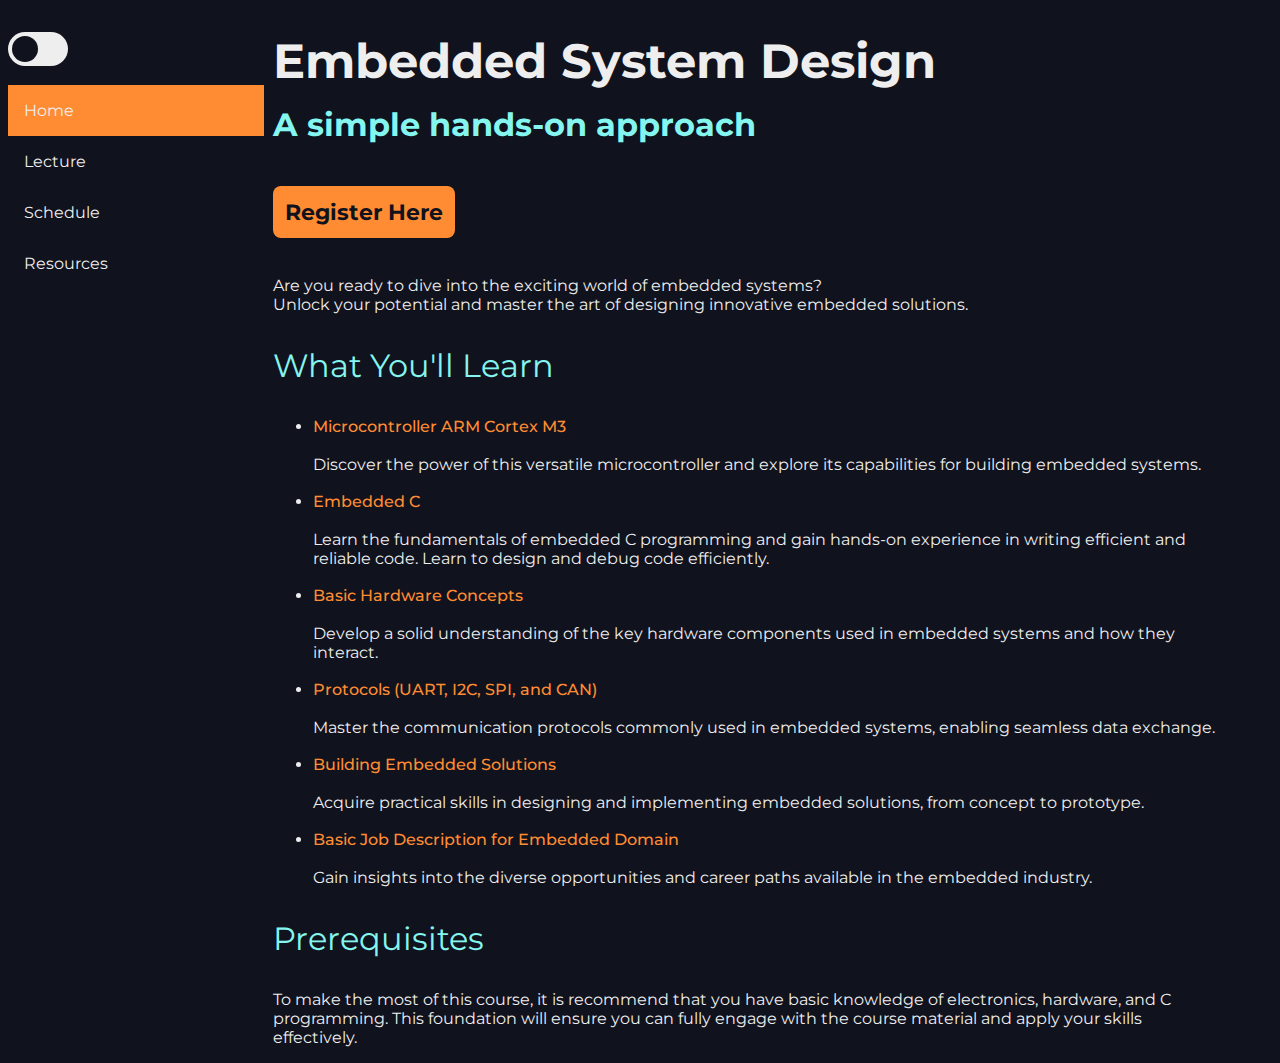
<file: index.html>
<!DOCTYPE html>
<html lang="en" dir="ltr">
  <head>
    <meta charset="UTF-8">
    <meta http-equiv="X-UA-Compatible" content="IE=edge">
    <meta name="viewport" content="width=device-width, initial-scale=1.0, shrink-to-fit=no">
    <link rel="preconnect" href="https://fonts.googleapis.com">
    <link rel="preconnect" href="https://fonts.gstatic.com" crossorigin>
    <link href="https://fonts.googleapis.com/css2?family=Montserrat:ital,wght@0,100;0,400;0,500;0,800;1,400&display=swap" rel="stylesheet">
    <link rel="stylesheet" href="style.css">
    <title>Embedded Systems Summer'23</title>
  </head>
  <body>
    <div>
        <div class="sidebar">
          <div class="theme-switch-wrapper">
            <label class="theme-switch" for="checkbox">
            <input type="checkbox" id="checkbox" />
            <div class="slider round"></div>
          </label>
          </div>
          <br>
          <a class="active" href="index.html">Home</a>
          <a href="lecture.html">Lecture</a>
          <a href="schedule.html">Schedule</a>
          <a href="resources.html">Resources</a>
          <!--<a href="">Reading</a>
          <a href="">Lab</a>
          <a href="">Extra Assignment</a>
          <a href="">Technical Docs</a>-->
        </div>
        <div class="main-container">
            <h1 class="head1">Embedded System Design <br> <span class="subtitle">A simple hands-on approach</span> </h1>
            <br>
            <a href="https://docs.google.com/forms/d/1UbfkZLsE2Xm5EU9yF-FnypRJPpiIMcJHF3XQ7YF344s/edit" class="button">Register Here</a>
            <div class="container">
              <p class="content">Are you ready to dive into the exciting world of embedded systems? <br> Unlock your potential and master the art of designing innovative embedded solutions.</p>
              <p class="subtitle">What You'll Learn</p> 
              <ul>
                <li class="content"><span style="color: var(--emphasis); font-weight: 500;">Microcontroller ARM Cortex M3</span><br><br> Discover the power of this versatile microcontroller and explore its capabilities for building embedded systems.</li>
                <br>
                <li class="content"><span style="color: var(--emphasis); font-weight: 500;">Embedded C</span><br><br>Learn the fundamentals of embedded C programming and gain hands-on experience in writing efficient and reliable code. Learn to design and debug code efficiently.</li>
                <br>
                <li class="content"><span style="color: var(--emphasis); font-weight: 500;">Basic Hardware Concepts</span><br><br>Develop a solid understanding of the key hardware components used in embedded systems and how they interact.</li>
                <br>
                <li class="content"><span style="color: var(--emphasis); font-weight: 500;">Protocols (UART, I2C, SPI, and CAN)</span><br><br>Master the communication protocols commonly used in embedded systems, enabling seamless data exchange.</li>
                <br>
                <li class="content"><span style="color: var(--emphasis); font-weight: 500;">Building Embedded Solutions</span><br><br>Acquire practical skills in designing and implementing embedded solutions, from concept to prototype.</li>
                <br>
                <li class="content"><span style="color: var(--emphasis); font-weight: 500;">Basic Job Description for Embedded Domain</span><br><br>Gain insights into the diverse opportunities and career paths available in the embedded industry.</li>
              </ul>
              <p class="subtitle">Prerequisites</p>
              <p class="content">To make the most of this course, it is recommend that you have basic knowledge of electronics, hardware, and C programming. This foundation will ensure you can fully engage with the course material and apply your skills effectively.</p>
             </div>
    </div>
    <script src="script.js"></script>
    <script src = "https://ajax.googleapis.com/ajax/libs/jquery/1.12.0/jquery.min.js"></script>    
  </body>
</html>
</file>
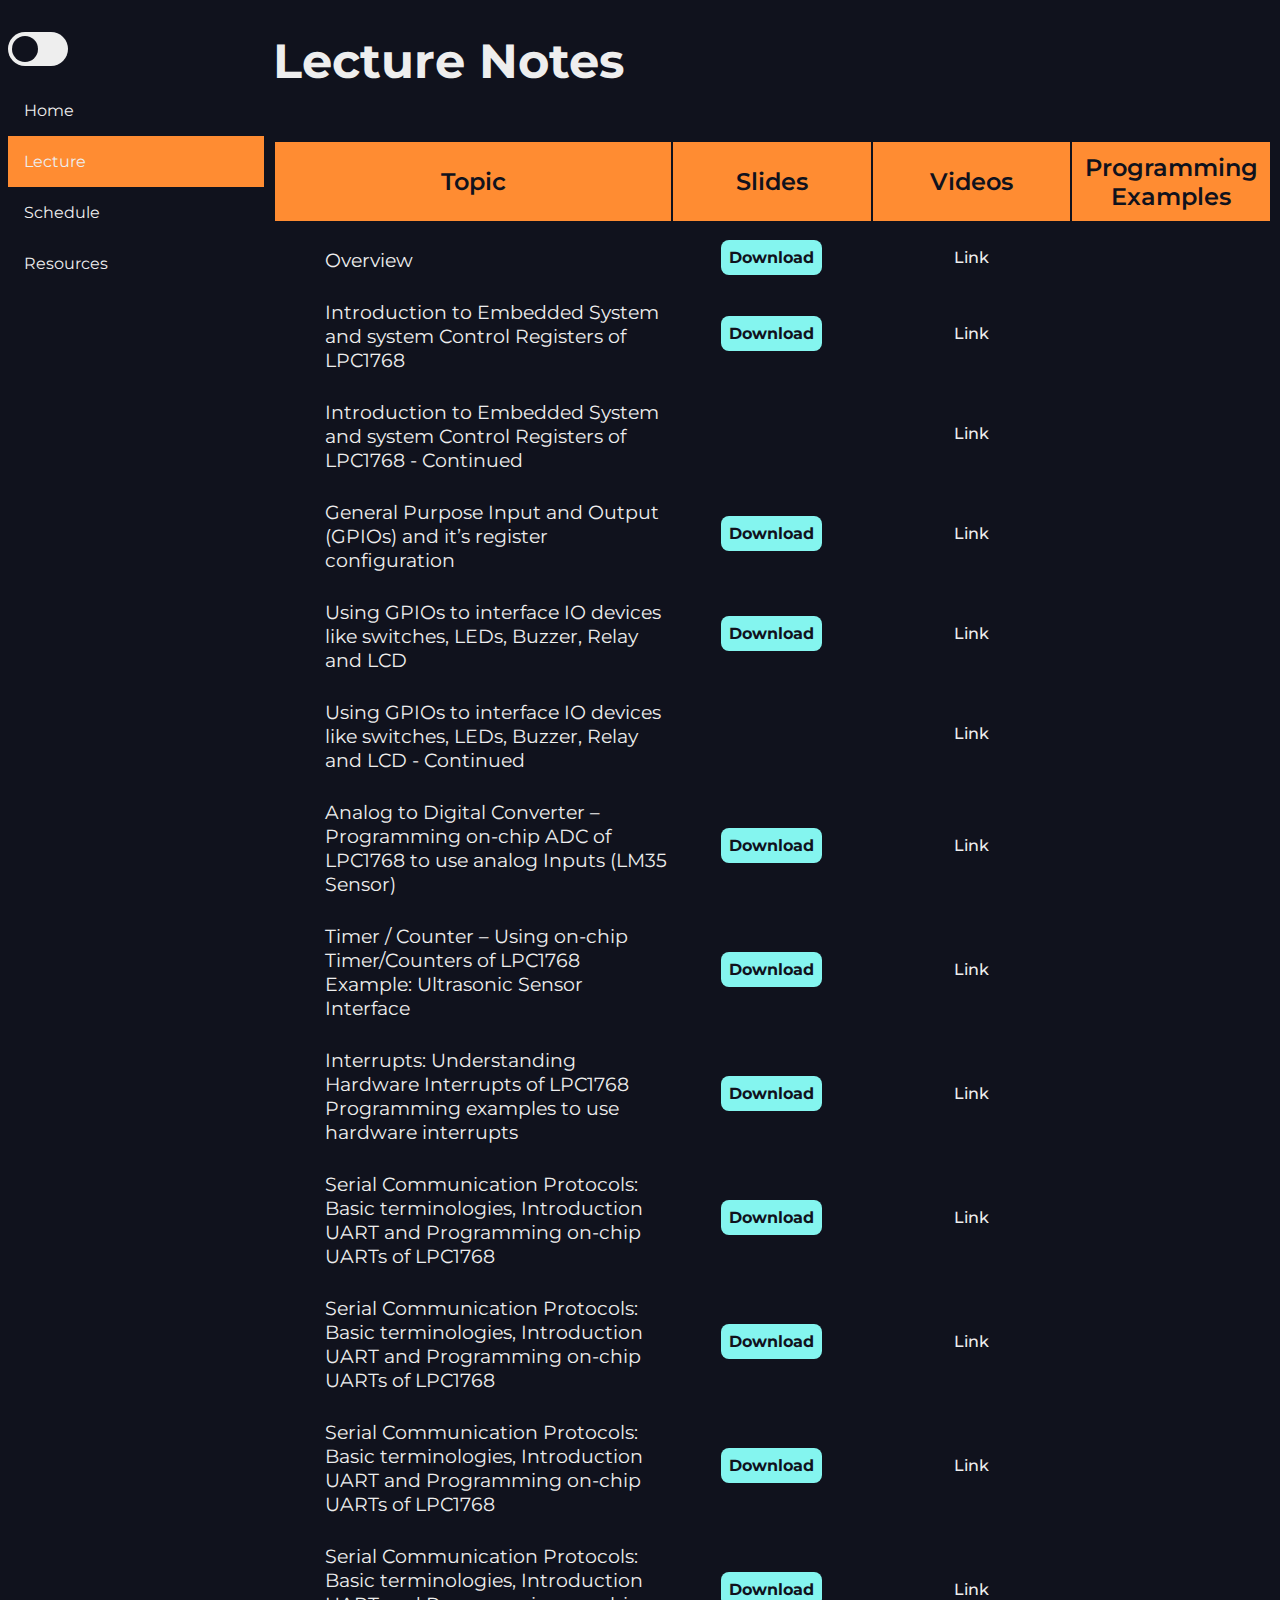
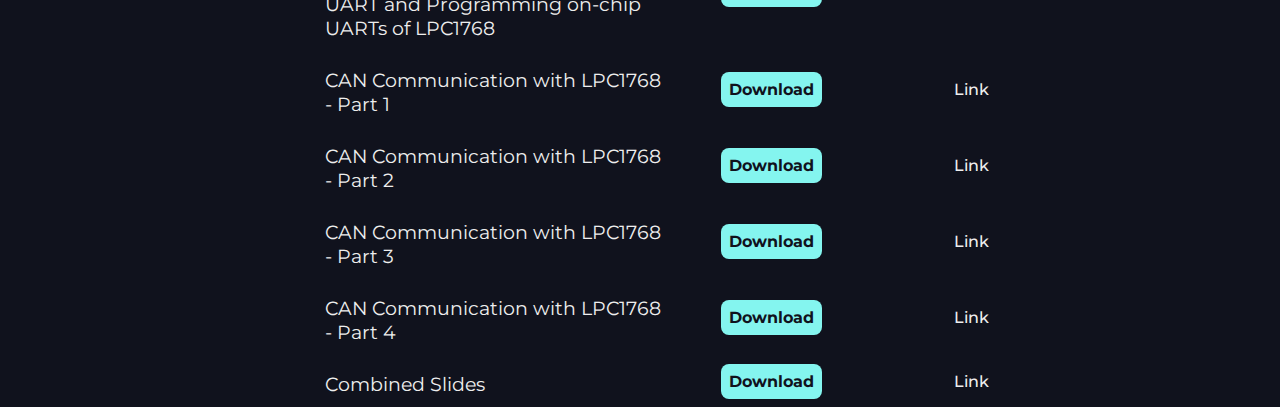
<file: lecture.html>
<!DOCTYPE html>
<html lang="en" dir="ltr">
  <head>
    <meta charset="UTF-8">
    <meta http-equiv="X-UA-Compatible" content="IE=edge">
    <meta name="viewport" content="width=device-width, initial-scale=1.0, shrink-to-fit=no">
    <link rel="preconnect" href="https://fonts.googleapis.com">
    <link rel="preconnect" href="https://fonts.gstatic.com" crossorigin>
    <link href="https://fonts.googleapis.com/css2?family=Montserrat:ital,wght@0,100;0,400;0,500;0,800;1,400&display=swap" rel="stylesheet">
    <link rel="stylesheet" href="style.css">
    <title>Embedded Systems Summer'23</title>
  </head>
  <body>
    <div>
        <div class="sidebar">
          <div class="theme-switch-wrapper">
            <label class="theme-switch" for="checkbox">
            <input type="checkbox" id="checkbox" />
            <div class="slider round"></div>
          </label>
          </div>
          <br>
          <a href="index.html">Home</a>
          <a class="active" href="lecture.html">Lecture</a>
          <a href="schedule.html">Schedule</a>
          <a href="resources.html">Resources</a>
          <!--<a href="">Reading</a>
          <a href="">Lab</a>
          <a href="">Extra Assignment</a>
          <a href="">Technical Docs</a>-->
        </div>
        <div class="main-container">
            <h1 class="head1">Lecture Notes <br> <span class="subtitle"></span> </h1>
            <br>
            <table class="table-content">
              <thead>
                <tr>
                  <th width="40%" scope="col">Topic</th>
                  <th width="20%" scope="col">Slides</th>
                  <th width="20%" scope="col">Videos</th>
                  <th width="20%" scope="col">Programming Examples</th>
                </tr>
              </thead>
              <tbody>
                <tr>
                  <td class="medium-content"><br>Overview</td>
                  <td><br><a href="CourseMaterials/Embedded_Training_Workshops.pptx" class="button2">Download</a></td>
                  <td><br><a href="https://drive.google.com/file/d/12OFfrGke0vhPTQ7K41nk_IwbfUnHL224/view?usp=drive_link" class="button3">Link</a></td>
                </tr>
                <tr>
                  <td class="medium-content"><br>Introduction to Embedded System and system Control Registers of LPC1768</td>
                  <td><br><a href="CourseMaterials/Lecture_1.pptx" class="button2">Download</a></td>
                  <td><br><a href="https://drive.google.com/file/d/1hYmZD15SL7xwncKZP_ioTeavS9gLZ9Re/view?usp=drive_link" class="button3">Link</a></td>
                </tr>
                <tr>
                  <td class="medium-content"><br>Introduction to Embedded System and system Control Registers of LPC1768 - Continued</td>
                  <td><br></td>
                  <td><br><a href="https://drive.google.com/file/d/15L44zrnIH-Dyv6vRXwE7lu-1V2dK_Dsz/view?usp=drive_link" class="button3">Link</a></td>
                </tr>
                <tr>
                  <td class="medium-content"><br>General Purpose Input and Output (GPIOs) and it’s register configuration</td>
                  <td><br><a href="CourseMaterials/Lecture_2.pptx" class="button2">Download</a></td>
                  <td><br><a href="https://drive.google.com/file/d/176wRPL6Uu3BTYUAzd7hjvEDZjomfbqm2/view?usp=drive_link" class="button3">Link</a></td>
                </tr>
                <tr>
                  <td class="medium-content"><br>Using GPIOs to interface IO devices like switches, LEDs, Buzzer, Relay and LCD</td>
                  <td><br><a href="CourseMaterials/Lecture_3.pptx" class="button2">Download</a></td>
                  <td><br><a href="https://drive.google.com/file/d/1Hx_QjVZXs7JLUdrYWDsjkZR7ZQJfbMCw/view?usp=drive_link" class="button3">Link</a></td>
                </tr>
                <tr>
                  <td class="medium-content"><br>Using GPIOs to interface IO devices like switches, LEDs, Buzzer, Relay and LCD - Continued</td>
                  <td><br></td>
                  <td><br><a href="https://drive.google.com/file/d/1HrI3eiQ6OwDswJtz8FugPbV-up2e2xFE/view?usp=drive_link" class="button3">Link</a></td>
                </tr>
                <tr>
                  <td class="medium-content"><br>Analog to Digital Converter – Programming on-chip ADC of LPC1768 to use analog Inputs (LM35 Sensor)</td>
                  <td><br><a href="CourseMaterials/Lecture_4.pptx" class="button2">Download</a></td>
                  <td><br><a href="https://drive.google.com/file/d/1HrI3eiQ6OwDswJtz8FugPbV-up2e2xFE/view?usp=drive_link" class="button3">Link</a></td>
                </tr>
                <tr>
                  <td class="medium-content"><br>Timer / Counter – Using on-chip Timer/Counters of LPC1768 
                    Example: Ultrasonic Sensor Interface 
                    </td>
                  <td><br><a href="CourseMaterials/Lecture_5.pptx" class="button2">Download</a></td>
                  <td><br><a href="" class="button3">Link</a></td>
                </tr>
                <tr>
                  <td class="medium-content"><br>Interrupts:  Understanding Hardware Interrupts of LPC1768
                    Programming examples to use hardware interrupts
                    </td>
                  <td><br><a href="CourseMaterials/Lecture_6.pptx" class="button2">Download</a></td>
                  <td><br><a href="..." class="button3">Link</a></td>
                </tr>
                <tr>
                  <td class="medium-content"><br>Serial Communication Protocols: Basic terminologies, Introduction UART and Programming on-chip UARTs of LPC1768</td>
                  <td><br><a href="CourseMaterials/Lecture_7.pptx" class="button2">Download</a></td>
                  <td><br><a href="https://drive.google.com/file/d/1ay42RayuwhcDe_aaUT_qfYhJ6w6kFDta/view?usp=drive_link" class="button3">Link</a></td>
                </tr>
                <tr>
                  <td class="medium-content"><br>Serial Communication Protocols: Basic terminologies, Introduction UART and Programming on-chip UARTs of LPC1768</td>
                  <td><br><a href="CourseMaterials/Lecture_8.pptx" class="button2">Download</a></td>
                  <td><br><a href="https://drive.google.com/file/d/1G3r4xxGbh8RqrdzKXmDinQD4ZlS8Gdp2/view?usp=drive_link" class="button3">Link</a></td>
                </tr>
                <tr>
                  <td class="medium-content"><br>Serial Communication Protocols: Basic terminologies, Introduction UART and Programming on-chip UARTs of LPC1768</td>
                  <td><br><a href="CourseMaterials/Lecture_9.pptx" class="button2">Download</a></td>
                  <td><br><a href="https://drive.google.com/file/d/1ec_Ipfo3SWD3d2z6VW9n9lUKpDdBkBwI/view?usp=drive_link" class="button3">Link</a></td>
                </tr>
                <tr>
                  <td class="medium-content"><br>Serial Communication Protocols: Basic terminologies, Introduction UART and Programming on-chip UARTs of LPC1768</td>
                  <td><br><a href="CourseMaterials/Lecture_9.pptx" class="button2">Download</a></td>
                  <td><br><a href="https://drive.google.com/file/d/1Dsl6aFVlwmpoF33g3SU7dBLk1th4ztsh/view?usp=drive_link" class="button3">Link</a></td>
                </tr>
                <tr>
                  <td class="medium-content"><br>CAN Communication with LPC1768 - Part 1</td>
                  <td><br><a href="CourseMaterials/Lecture_9.pptx" class="button2">Download</a></td>
                  <td><br><a href="https://drive.google.com/file/d/1iKpf3-G5nXjn_GPouET2H6s5Pf-9qIXI/view?usp=drive_link" class="button3">Link</a></td>
                </tr>
                <tr>
                  <td class="medium-content"><br>CAN Communication with LPC1768 - Part 2</td>
                  <td><br><a href="CourseMaterials/Lecture_9.pptx" class="button2">Download</a></td>
                  <td><br><a href="https://drive.google.com/file/d/17vwlDvz2JEWBWi4O98Dlyr3RUL3eww7o/view?usp=drive_link" class="button3">Link</a></td>
                </tr>
                <tr>
                  <td class="medium-content"><br>CAN Communication with LPC1768 - Part 3</td>
                  <td><br><a href="CourseMaterials/Lecture_9.pptx" class="button2">Download</a></td>
                  <td><br><a href="..." class="button3">Link</a></td>
                </tr>
                <tr>
                  <td class="medium-content"><br>CAN Communication with LPC1768 - Part 4</td>
                  <td><br><a href="CourseMaterials/Lecture_9.pptx" class="button2">Download</a></td>
                  <td><br><a href="..." class="button3">Link</a></td>
                </tr>
                <tr>
                  <td class="medium-content"><br>Combined Slides</td>
                  <td><br><a href="CourseMaterials/Embedded_Training_Workshop_Final.pptx" class="button2">Download</a></td>
                  <td><br><a href="..." class="button3">Link</a></td>
                </tr>

              </tbody>
            </table>
    </div>
    <script src="script.js"></script>
    <script src = "https://ajax.googleapis.com/ajax/libs/jquery/1.12.0/jquery.min.js"></script>    
  </body>
</html>
</file>
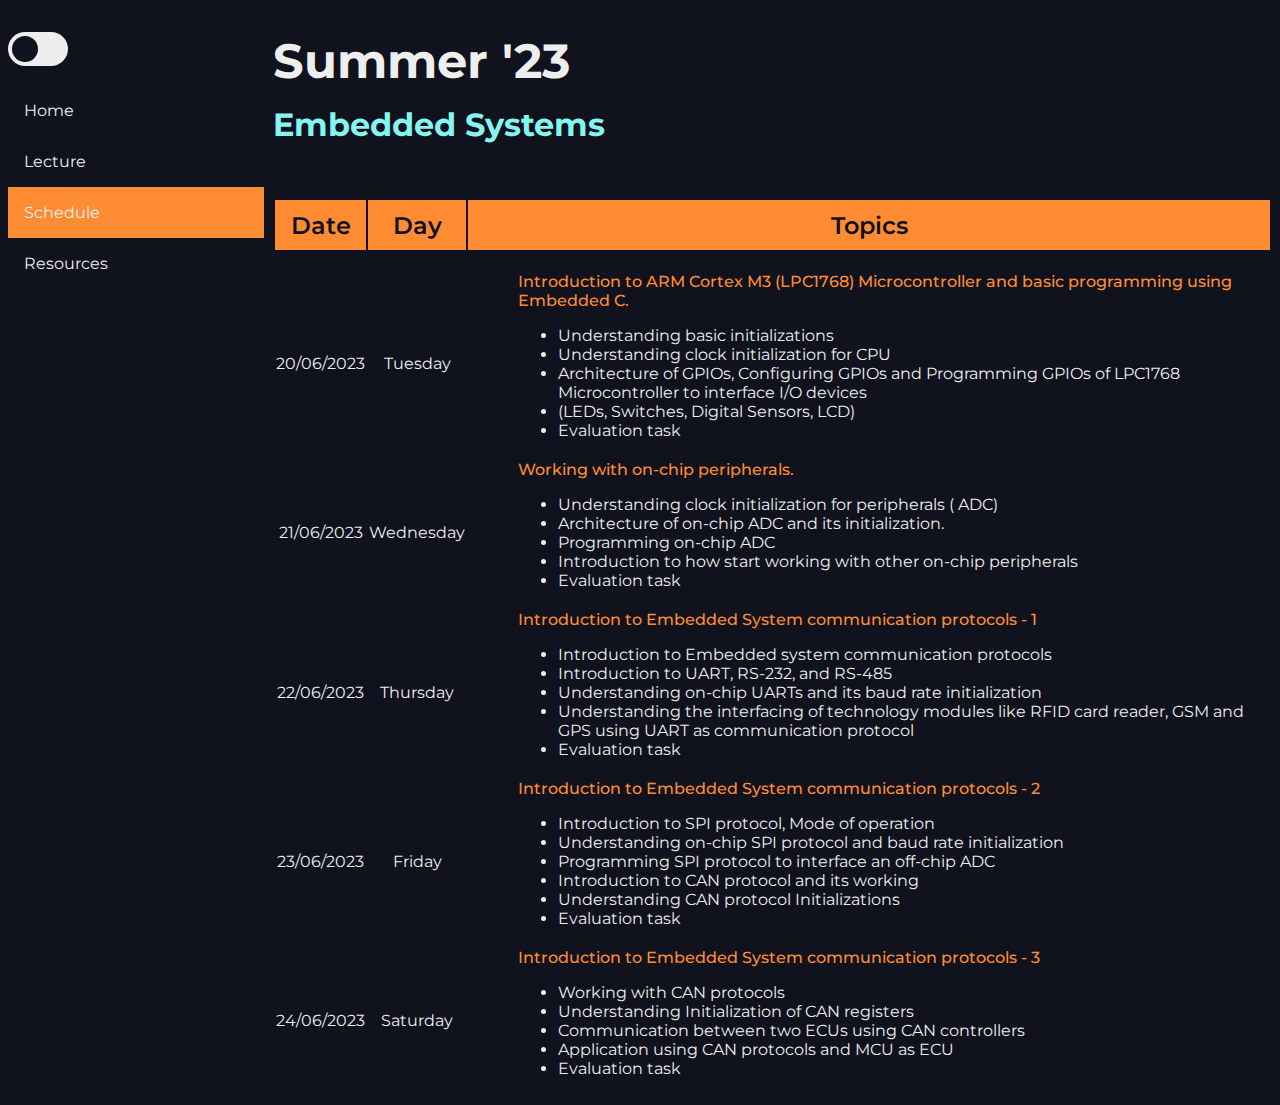
<file: schedule.html>
<!DOCTYPE html>
<html lang="en" dir="ltr">
  <head>
    <meta charset="UTF-8">
    <meta http-equiv="X-UA-Compatible" content="IE=edge">
    <meta name="viewport" content="width=device-width, initial-scale=1.0, shrink-to-fit=no">
    <link rel="preconnect" href="https://fonts.googleapis.com">
    <link rel="preconnect" href="https://fonts.gstatic.com" crossorigin>
    <link href="https://fonts.googleapis.com/css2?family=Montserrat:ital,wght@0,100;0,400;0,500;0,800;1,400&display=swap" rel="stylesheet">
    <link rel="stylesheet" href="style.css">
    <title>Embedded Systems Summer'23</title>
  </head>
  <body>
    <div>
        <div class="sidebar">
            <div class="theme-switch-wrapper">
                <label class="theme-switch" for="checkbox">
                <input type="checkbox" id="checkbox" />
                <div class="slider round"></div>
            </label>
            </div>
            <br>
            <a href="index.html">Home</a>
            <a href="lecture.html">Lecture</a>
            <a class="active" href="schedule.html">Schedule</a>
            <a href="resources.html">Resources</a>
            <!--<a href="">Reading</a>
            <a href="">Lab</a>
            <a href="">Extra Assignment</a>
            <a href="">Technical Docs</a>-->
        </div>
        <div class="main-container">
            <h1 class="head1">Summer '23 <br> <span class="subtitle">Embedded Systems</span> </h1>
            <br>
            <table class="table-content">
                <thead>
                    <tr>
                    <th scope="col">Date</th>
                    <th scope="col">Day</th>
                    <th scope="col">Topics</th>
                    </tr>
                </thead>
                <tbody>
                    <tr>
                        <td><br>20/06/2023</td>
                        <td><br>Tuesday</td>
                        <td class ="long-content"><br><sb>Introduction to ARM Cortex M3 (LPC1768) Microcontroller and basic programming using Embedded C.</sb>
                            <ul>
                                <li>Understanding basic initializations</li>
                                <li>Understanding clock initialization for CPU</li>
                                <li>Architecture of GPIOs, Configuring GPIOs and Programming GPIOs of LPC1768 Microcontroller to interface I/O devices</li>
                                <li>(LEDs, Switches, Digital Sensors, LCD)</li>
                                <li>Evaluation task</li>
                            <ul>
                        </td>
                    </tr>
                    <tr>
                        <td>21/06/2023</td>
                        <td>Wednesday</td>
                        <td class ="long-content"><sb>Working with on-chip peripherals.</sb>
                            <ul>
                                <li>Understanding clock initialization for peripherals ( ADC)</li>
                                <li>Architecture of on-chip ADC and its initialization.</li>
                                <li>Programming on-chip ADC</li>
                                <li>Introduction to how start working with other on-chip peripherals</li>
                                <li>Evaluation task</li>
                            <ul>
                        </td>
                    </tr>
                    <tr>
                        <td>22/06/2023</td>
                        <td>Thursday</td>
                        <td class ="long-content"><sb>Introduction to Embedded System communication protocols - 1</sb>
                            <ul>
                                <li>Introduction to Embedded system communication protocols</li>
                                <li>Introduction to UART, RS-232, and RS-485</li>
                                <li>Understanding on-chip UARTs and its baud rate initialization</li>
                                <li>Understanding the interfacing of technology modules like RFID card reader, GSM and GPS using UART as communication protocol</li>
                                <li>Evaluation task</li>
                            <ul>
                        </td>
                    </tr>
                    <tr>
                        <td>23/06/2023</td>
                        <td>Friday</td>
                        <td class ="long-content"><sb>Introduction to Embedded System communication protocols - 2</sb>
                            <ul>
                                <li>Introduction to SPI protocol, Mode of operation</li>
                                <li>Understanding on-chip SPI protocol and baud rate initialization</li>
                                <li>Programming SPI protocol to interface an off-chip ADC</li>
                                <li>Introduction to CAN protocol and its working</li>
                                <li>Understanding CAN protocol Initializations</li>
                                <li>Evaluation task</li>
                            <ul>
                        </td>
                    </tr>
                    <tr>
                        <td>24/06/2023</td>
                        <td>Saturday</td>
                        <td class ="long-content"><sb>Introduction to Embedded System communication protocols - 3</sb>
                            <ul>
                                <li>Working with CAN protocols</li>
                                <li>Understanding Initialization of CAN registers</li>
                                <li>Communication between two ECUs using CAN controllers</li>
                                <li>Application using CAN protocols and MCU as ECU</li>
                                <li>Evaluation task</li>
                            <ul>
                        </td>
                    </tr>
                </tbody>
            </table>
        </div>
    <script src="script.js"></script>    
    <script src = "https://ajax.googleapis.com/ajax/libs/jquery/1.12.0/jquery.min.js"></script>    
  </body>
</html>
</file>
<file: style.css>
:root {
  --bg: #10121d;
  --text: #EEEEEE;
  --emphasis: #FF8C32;
  --subs: #84f5ef;
}

[data-theme="light"] {
  --bg: #F6F5F5;
  --text: #07689F;
  --emphasis: #EE6F57;
  --subs: #070D59;
}


/*
:root {
  --bg: #110b11;
  --text: #dfdfdf;
  --emphasis: #FF312E;
  --subs: #8B80F9;
}*/



body{
    background-color: var(--bg);
}

.container{
  margin-top: 5%;
  padding-right: 5%;
}


.theme-switch-wrapper {
  display: flex;
  align-items: center;
}
.theme-switch {
  display: inline-block;
  height: 34px;
  position: relative;
  width: 60px;
}

.theme-switch input {
  display:none;
}

.slider {
  background-color: var(--text);
  bottom: 0;
  cursor: pointer;
  left: 0;
  position: absolute;
  right: 0;
  top: 0;
  transition: .4s;
}

.slider:before {
  background-color: var(--bg);
  bottom: 4px;
  content: "";
  height: 26px;
  left: 4px;
  position: absolute;
  transition: .4s;
  width: 26px;
}

input:checked + .slider {
  background-color: var(--emphasis);
}

input:checked + .slider:before {
  transform: translateX(26px);
}

.slider.round {
  border-radius: 34px;
}

.slider.round:before {
  border-radius: 50%;
}

.img-button{
  width: 60%;
  border: var(--subs) solid 3px;
  transition: border 300ms;
  border-radius: 12px;
  margin-bottom: 5%;
}

.img-button:hover{
  border: var(--emphasis) solid 2px;
}


.sidebar {
    margin: 0;
    padding: 0;
    width: 20%;
    background-color: var(--bg);
    position: fixed;
    height: 100%;
    overflow: auto;
    font-family: 'Montserrat', sans-serif;
  }
  
  /* Sidebar links */
  .sidebar a {
    display: block;
    color: var(--text);
    padding: 16px;
    text-decoration: none;
  }
  
  /* Active/current link */
  .sidebar a.active {
    background-color: var(--emphasis);
    color: var(--text);
  }
  
  /* Links on mouse-over */
  .sidebar a:hover:not(.active) {
    background-color: var(--text);
    color: var(--emphasis);
  }
  
  /* Page content. The value of the margin-left property should match the value of the sidebar's width property */
  div.content {
    margin-left: 200px;
    padding: 1px 16px;
    height: 1000px;
  }

  .content{
    font-family: 'Montserrat', sans-serif;
    color: var(--text);
    font-size: 1rem;
  }
   
  .button{
    background-color: var(--emphasis);
    text-decoration: none;
    color: var(--bg);
    padding: 12px;
    margin: 0%;
    box-sizing: border-box;
    font-weight: bold;
    font-family: 'Montserrat', sans-serif;
    border-radius: 8px;
    font-size: 1.4rem;
    transition: background-color 300ms;
  }
  .button:hover{
    text-decoration: none;
    background-color: var(--bg);
    outline: 2px solid var(--emphasis);
    color: var(--emphasis);
  }

  .button2{
    background-color: var(--subs);
    text-decoration: none;
    color: var(--bg);
    padding:8px;
    margin: 0%;
    box-sizing: border-box;
    font-weight: bold;
    font-family: 'Montserrat', sans-serif;
    border-radius: 8px;
    font-size: 1rem;
    transition: background-color 300ms;
  }
  .button2:hover{
    text-decoration: none;
    background-color: var(--bg);
    outline: 2px solid var(--subs);
    color: var(--subs);
  }

  .head1{
    color: var(--text);
    font-family: 'Montserrat', sans-serif;
    font-size: 3rem;
    font-weight: bolder;
  }

  .table{
    width: 100%;
  }

  sb{
    font-weight: 500;
    color: var(--emphasis);
  }

  .table-content{
    font-family: 'Montserrat', sans-serif;
    color: var(--text);
    font-size: 1rem;
    padding-left: 0%;
    width: 100%;
  }

  th{
    font-size: 1.5rem;
    font-weight: 600;
    color: var(--bg);
    padding: 0.8vw;
    background-color: var(--emphasis);
    }

  td{
    text-align: center;
    /*border: 1px solid #dfdfdf3a;*/
  }

  .long-content{
    font-size: 1rem;
    text-align: left;
    padding-left: 5%;
  }

  .medium-content{
    text-align: left;
    font-size: 1.2rem;
    padding-left: 5%;
  }

  .subtitle{
    color: var(--subs);
    font-family: 'Montserrat', sans-serif;
    font-size: 2rem;
  }

  .main-container{
    margin-left: 21%;
  }

  .button3{
    color: var(--text);
    text-decoration: underline 0.15em var(--bg);
    font-weight: 500;
    transition: text-decoration-color 300ms;
    transition: color 300ms;
  }

  .button3:hover{
    color: var(--emphasis);
    transform: scaleX(1);
    transform-origin: bottom left;
    text-decoration: underline;
    text-decoration-color: var(--emphasis);
  }


  
  /* On screens that are less than 700px wide, make the sidebar into a topbar */
  @media screen and (max-width: 700px) {
    .main-container{
      margin-left: 5%;
      display: flex;
      flex-direction: column;
      align-items: center;
  }
    
    .sidebar {
      width: 100%;
      height: auto;
      position: relative;
    }
    .sidebar a {float: left;}
    div.content {margin-left: 0;}

    .container{
      margin-top: 10%;
    }

    .head1{
      text-align: center;
    }

    .subtitle{
      text-align: center;
    }

    .long-content{
      text-align: center;
      font-size: 0.8rem;
      padding-left: 0%;
    }

    .medium-content{
      text-align: center;
      font-size: 1rem;
      padding-left: 0%;
    }

    li{
      list-style: none;
      padding-bottom: 5%;
    }
    ul{
    padding: 0;
    }
    
    .theme-switch-wrapper {
      display: flex;
      align-items: center;
      flex-direction: column;
    }

    .image-container{
      display: flex;
      flex-direction: column;
      align-items: center;
      justify-content: center;
    }
    .img-button{
      width: 90%;
      margin-left: 3%;
    }
  }

  /* On screens that are less than 400px, display the bar vertically, instead of horizontally */
  @media screen and (max-width: 400px) {
    .main-container{
        margin-left: 2%;
        display: flex;
        flex-direction: column;
        align-items: center;
    }

    .long-content{
      text-align: center;
      padding-left: 0%;
    }

    .medium-content{
      text-align: center;
      font-size: 0.8rem;
      padding-left: 0%;
      font-size: 0.5rem;
      padding-top: 20px;
    }


    li{
      list-style: none;
      padding-bottom: 5%;
    }
    ul{
    padding: 0;
    }

    .sidebar a {
      text-align: center;
      float: none;
    }

    .container{
      margin-top: 10%;
    }

    .head1{
      font-size: 2.5rem;
      text-align: center;
    }

    .subtitle{
      font-size: 1.5rem;
      text-align: center;
    }

    .theme-switch-wrapper {
      display: flex;
      align-items: center;
      flex-direction: column;
    }
    th{
      font-size: 0.8rem;
    }
    .button2{
      font-size: 0.4rem;
      padding: 5px;
      border-radius: 4px;
    }
    .button3{
      font-size: 0.6rem;
    }
  }
</file>
